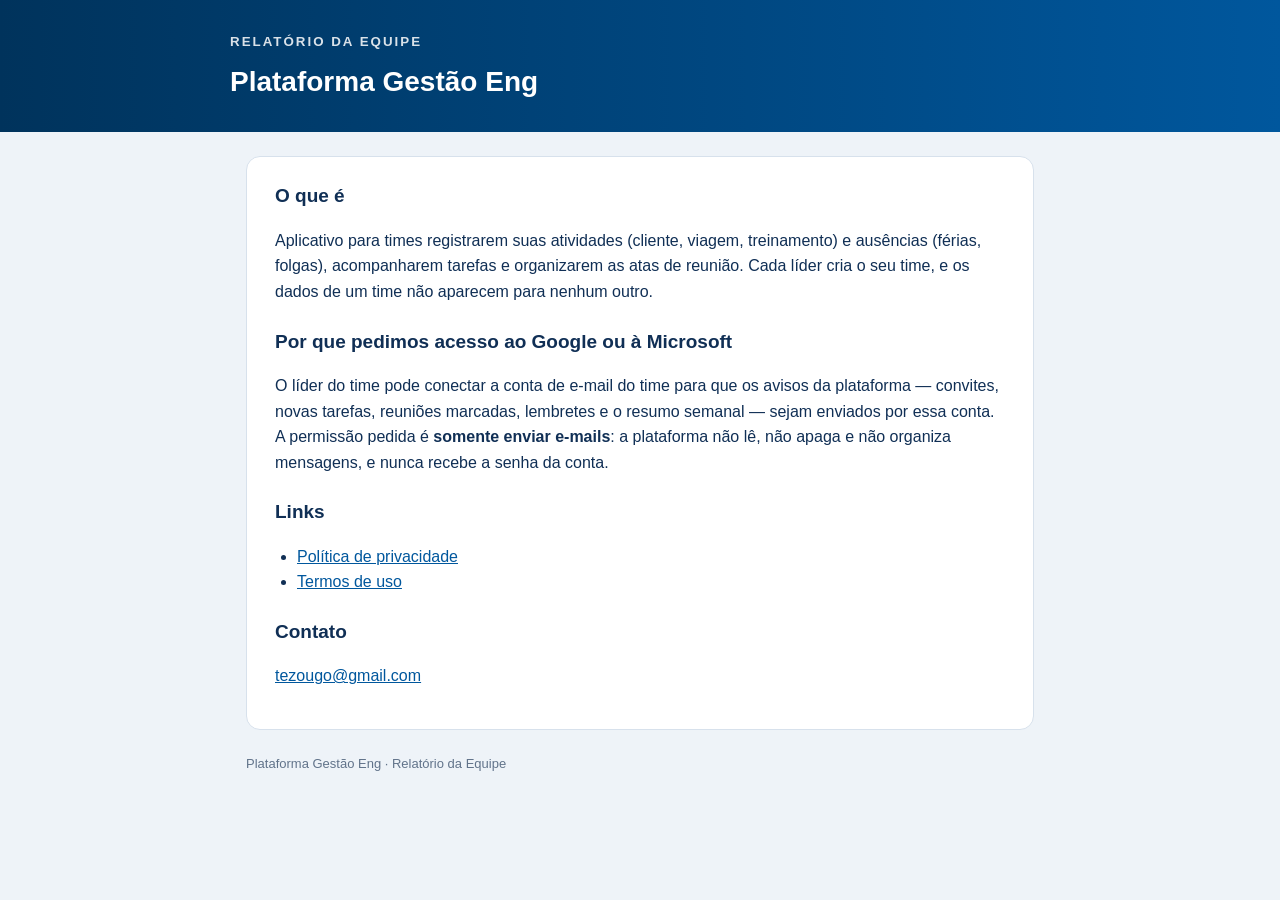
<file: index.html>
<!doctype html>
<html lang="pt-BR">
<head>
<meta charset="utf-8"><meta name="viewport" content="width=device-width,initial-scale=1">
<title>Plataforma Gestão Eng · Relatório da Equipe</title>
<link rel="stylesheet" href="estilo.css">
</head>
<body>
<header><div class="c"><small>RELATÓRIO DA EQUIPE</small><h1>Plataforma Gestão Eng</h1></div></header>
<main>
  <div class="card">
    <h2>O que é</h2>
    <p>Aplicativo para times registrarem suas atividades (cliente, viagem, treinamento) e ausências (férias, folgas),
    acompanharem tarefas e organizarem as atas de reunião. Cada líder cria o seu time, e os dados de um time não
    aparecem para nenhum outro.</p>
    <h2>Por que pedimos acesso ao Google ou à Microsoft</h2>
    <p>O líder do time pode conectar a conta de e-mail do time para que os avisos da plataforma — convites,
    novas tarefas, reuniões marcadas, lembretes e o resumo semanal — sejam enviados por essa conta.
    A permissão pedida é <b>somente enviar e-mails</b>: a plataforma não lê, não apaga e não organiza mensagens,
    e nunca recebe a senha da conta.</p>
    <h2>Links</h2>
    <ul>
      <li><a href="privacidade.html">Política de privacidade</a></li>
      <li><a href="termos.html">Termos de uso</a></li>
    </ul>
    <h2>Contato</h2>
    <p><a href="mailto:tezougo@gmail.com">tezougo@gmail.com</a></p>
  </div>
</main>
<footer>Plataforma Gestão Eng · Relatório da Equipe</footer>
</body>
</html>
</file>
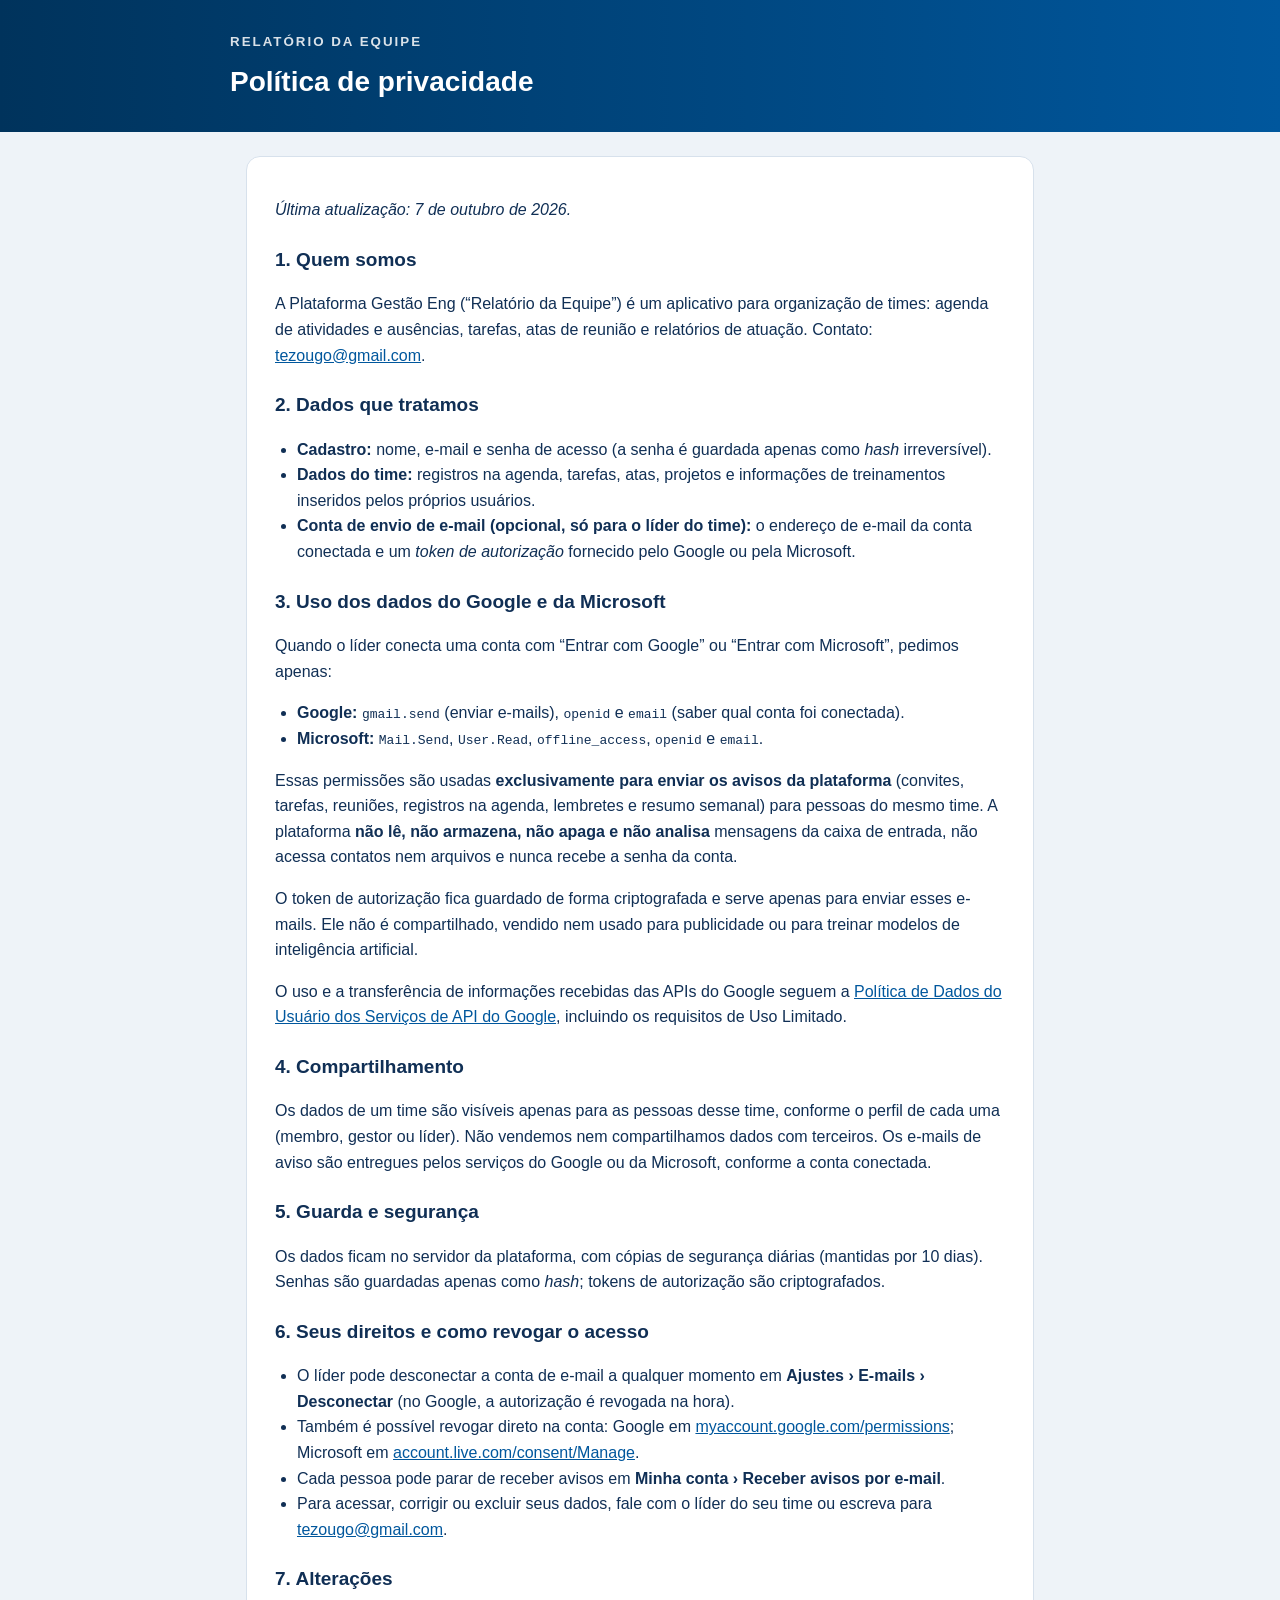
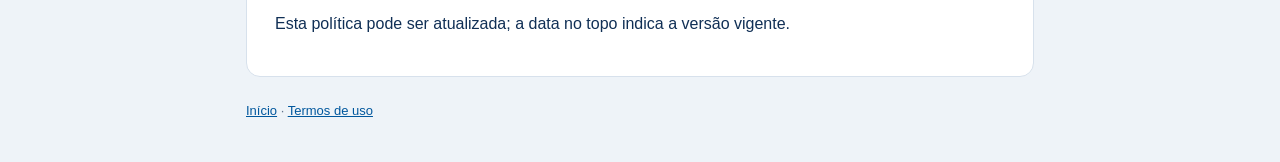
<file: privacidade.html>
<!doctype html>
<html lang="pt-BR">
<head>
<meta charset="utf-8"><meta name="viewport" content="width=device-width,initial-scale=1">
<title>Política de privacidade · Plataforma Gestão Eng</title>
<link rel="stylesheet" href="estilo.css">
</head>
<body>
<header><div class="c"><small>RELATÓRIO DA EQUIPE</small><h1>Política de privacidade</h1></div></header>
<main>
  <div class="card">
    <p><i>Última atualização: 7 de outubro de 2026.</i></p>

    <h2>1. Quem somos</h2>
    <p>A Plataforma Gestão Eng (“Relatório da Equipe”) é um aplicativo para organização de times: agenda de atividades
    e ausências, tarefas, atas de reunião e relatórios de atuação. Contato:
    <a href="mailto:tezougo@gmail.com">tezougo@gmail.com</a>.</p>

    <h2>2. Dados que tratamos</h2>
    <ul>
      <li><b>Cadastro:</b> nome, e-mail e senha de acesso (a senha é guardada apenas como <i>hash</i> irreversível).</li>
      <li><b>Dados do time:</b> registros na agenda, tarefas, atas, projetos e informações de treinamentos inseridos pelos próprios usuários.</li>
      <li><b>Conta de envio de e-mail (opcional, só para o líder do time):</b> o endereço de e-mail da conta conectada e um
      <i>token de autorização</i> fornecido pelo Google ou pela Microsoft.</li>
    </ul>

    <h2>3. Uso dos dados do Google e da Microsoft</h2>
    <p>Quando o líder conecta uma conta com “Entrar com Google” ou “Entrar com Microsoft”, pedimos apenas:</p>
    <ul>
      <li><b>Google:</b> <code>gmail.send</code> (enviar e-mails), <code>openid</code> e <code>email</code> (saber qual conta foi conectada).</li>
      <li><b>Microsoft:</b> <code>Mail.Send</code>, <code>User.Read</code>, <code>offline_access</code>, <code>openid</code> e <code>email</code>.</li>
    </ul>
    <p>Essas permissões são usadas <b>exclusivamente para enviar os avisos da plataforma</b> (convites, tarefas, reuniões,
    registros na agenda, lembretes e resumo semanal) para pessoas do mesmo time. A plataforma <b>não lê, não armazena,
    não apaga e não analisa</b> mensagens da caixa de entrada, não acessa contatos nem arquivos e nunca recebe a senha da conta.</p>
    <p>O token de autorização fica guardado de forma criptografada e serve apenas para enviar esses e-mails.
    Ele não é compartilhado, vendido nem usado para publicidade ou para treinar modelos de inteligência artificial.</p>
    <p>O uso e a transferência de informações recebidas das APIs do Google seguem a
    <a href="https://developers.google.com/terms/api-services-user-data-policy">Política de Dados do Usuário dos Serviços de API do Google</a>,
    incluindo os requisitos de Uso Limitado.</p>

    <h2>4. Compartilhamento</h2>
    <p>Os dados de um time são visíveis apenas para as pessoas desse time, conforme o perfil de cada uma
    (membro, gestor ou líder). Não vendemos nem compartilhamos dados com terceiros. Os e-mails de aviso são
    entregues pelos serviços do Google ou da Microsoft, conforme a conta conectada.</p>

    <h2>5. Guarda e segurança</h2>
    <p>Os dados ficam no servidor da plataforma, com cópias de segurança diárias (mantidas por 10 dias).
    Senhas são guardadas apenas como <i>hash</i>; tokens de autorização são criptografados.</p>

    <h2>6. Seus direitos e como revogar o acesso</h2>
    <ul>
      <li>O líder pode desconectar a conta de e-mail a qualquer momento em <b>Ajustes › E-mails › Desconectar</b>
      (no Google, a autorização é revogada na hora).</li>
      <li>Também é possível revogar direto na conta: Google em
      <a href="https://myaccount.google.com/permissions">myaccount.google.com/permissions</a>; Microsoft em
      <a href="https://account.live.com/consent/Manage">account.live.com/consent/Manage</a>.</li>
      <li>Cada pessoa pode parar de receber avisos em <b>Minha conta › Receber avisos por e-mail</b>.</li>
      <li>Para acessar, corrigir ou excluir seus dados, fale com o líder do seu time ou escreva para
      <a href="mailto:tezougo@gmail.com">tezougo@gmail.com</a>.</li>
    </ul>

    <h2>7. Alterações</h2>
    <p>Esta política pode ser atualizada; a data no topo indica a versão vigente.</p>
  </div>
</main>
<footer><a href="index.html">Início</a> · <a href="termos.html">Termos de uso</a></footer>
</body>
</html>
</file>
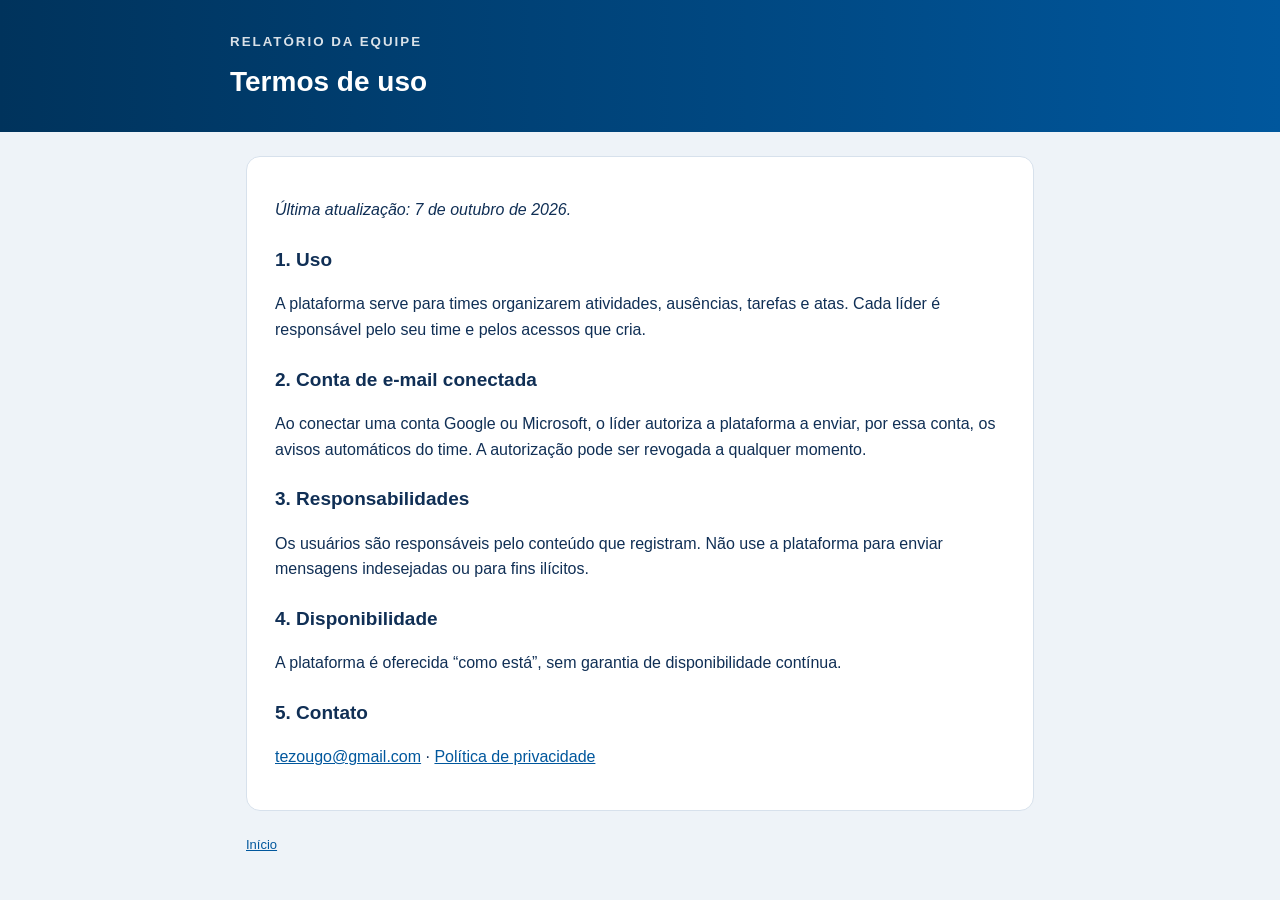
<file: termos.html>
<!doctype html>
<html lang="pt-BR">
<head>
<meta charset="utf-8"><meta name="viewport" content="width=device-width,initial-scale=1">
<title>Termos de uso · Plataforma Gestão Eng</title>
<link rel="stylesheet" href="estilo.css">
</head>
<body>
<header><div class="c"><small>RELATÓRIO DA EQUIPE</small><h1>Termos de uso</h1></div></header>
<main>
  <div class="card">
    <p><i>Última atualização: 7 de outubro de 2026.</i></p>
    <h2>1. Uso</h2>
    <p>A plataforma serve para times organizarem atividades, ausências, tarefas e atas. Cada líder é responsável
    pelo seu time e pelos acessos que cria.</p>
    <h2>2. Conta de e-mail conectada</h2>
    <p>Ao conectar uma conta Google ou Microsoft, o líder autoriza a plataforma a enviar, por essa conta, os avisos
    automáticos do time. A autorização pode ser revogada a qualquer momento.</p>
    <h2>3. Responsabilidades</h2>
    <p>Os usuários são responsáveis pelo conteúdo que registram. Não use a plataforma para enviar mensagens
    indesejadas ou para fins ilícitos.</p>
    <h2>4. Disponibilidade</h2>
    <p>A plataforma é oferecida “como está”, sem garantia de disponibilidade contínua.</p>
    <h2>5. Contato</h2>
    <p><a href="mailto:tezougo@gmail.com">tezougo@gmail.com</a> · <a href="privacidade.html">Política de privacidade</a></p>
  </div>
</main>
<footer><a href="index.html">Início</a></footer>
</body>
</html>
</file>
<file: estilo.css>
:root{--azul:#00579D;--texto:#102F55;--cinza:#61738A;--fundo:#EEF3F8}
*{box-sizing:border-box}
body{margin:0;font-family:Arial,Helvetica,sans-serif;background:var(--fundo);color:var(--texto);line-height:1.6}
header{background:linear-gradient(90deg,#00335C,#00579D);color:#fff;padding:28px 16px}
header .c{max-width:820px;margin:0 auto}
header small{letter-spacing:2px;font-weight:bold;opacity:.85}
header h1{margin:6px 0 0;font-size:28px}
main{max-width:820px;margin:24px auto;padding:0 16px}
.card{background:#fff;border:1px solid #D7E1EC;border-radius:14px;padding:24px 28px;margin-bottom:18px}
h2{font-size:19px;margin:22px 0 6px}
h2:first-child{margin-top:0}
a{color:var(--azul)}
ul{padding-left:22px}
footer{max-width:820px;margin:0 auto 40px;padding:0 16px;color:var(--cinza);font-size:13px}
</file>
